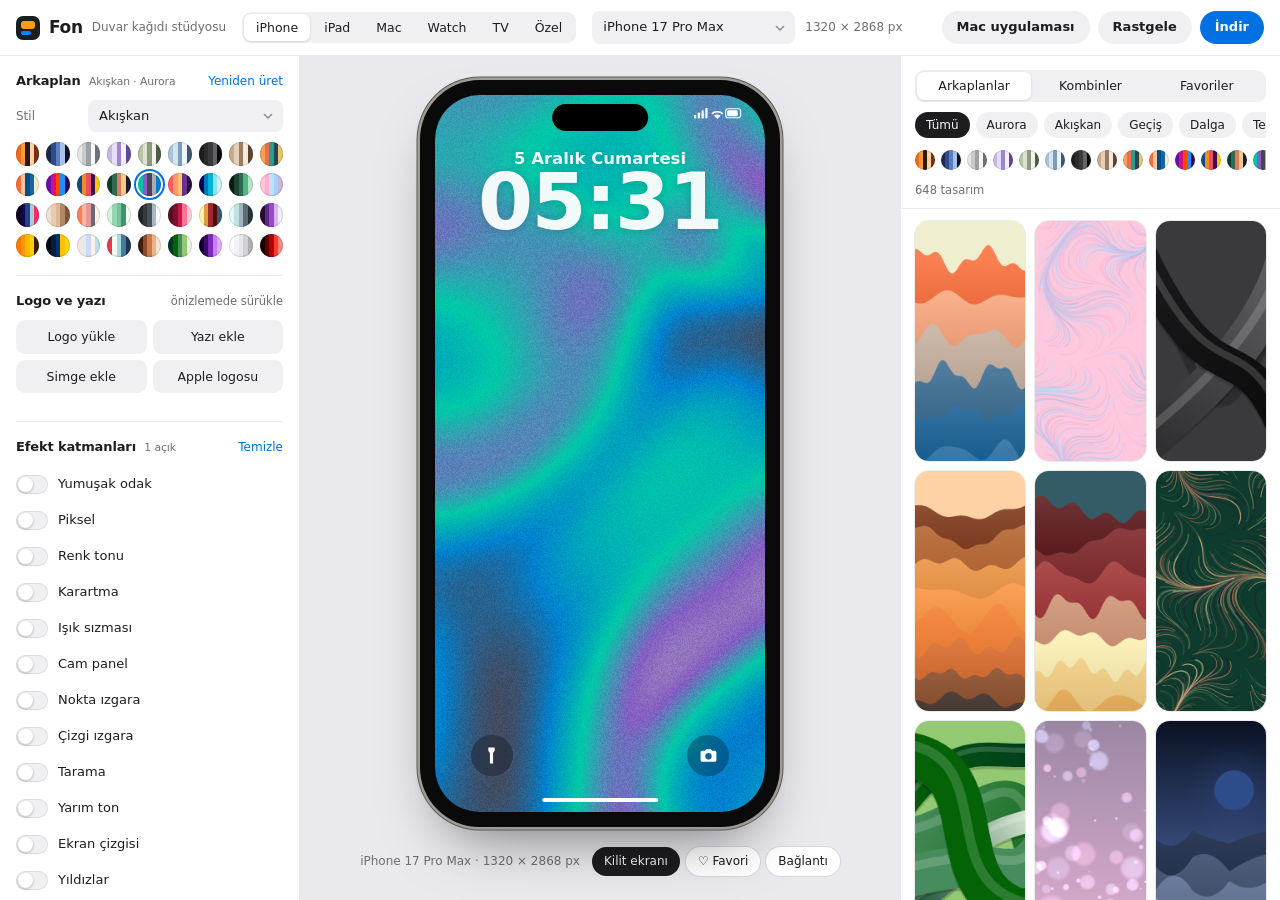
<file: index.html>
<!doctype html>
<html lang="tr">
<head>
<meta charset="utf-8">
<meta name="viewport" content="width=device-width, initial-scale=1">
<title>Fon · Apple duvar kağıdı stüdyosu</title>
<meta name="description" content="iPhone, iPad, Mac ve Apple Watch için yüzlerce arkaplan, birleştirilebilir efektler ve kendi logon. Cihazını seç, tam çözünürlükte indir.">
<link rel="stylesheet" href="styles.css">
</head>
<body>
<header class="top">
  <div class="brand"><span class="mark" aria-hidden="true"></span><b>Fon</b><span class="sub">Duvar kağıdı stüdyosu</span></div>
  <nav class="seg" id="catSeg" aria-label="Cihaz ailesi"></nav>
  <div class="model">
    <select id="modelSel" class="sel" aria-label="Model"></select>
    <span id="resLbl" class="res"></span>
  </div>
  <div class="actions">
    <a id="btnMacApp" class="btn ghost" href="indir/Fon-mac.zip" download title="macOS 13 ve sonrası · Apple Silicon ve Intel">Mac uygulaması</a>
    <button id="btnRandom" class="btn ghost" title="Rastgele tasarım (R)">Rastgele</button>
    <button id="btnDownload" class="btn primary">İndir</button>
  </div>
</header>

<main class="app">
  <aside class="panel left">
    <section class="sec" id="bgSec"></section>
    <section class="sec" id="elSec"></section>
    <section class="sec" id="fxSec"></section>
    <section class="sec" id="outSec"></section>
  </aside>

  <section class="stage" id="stage">
    <div class="dev" id="dev">
      <div class="bezel" id="bezel">
        <div class="screen" id="screen">
          <canvas id="preview"></canvas>
          <div class="chrome" id="chrome"></div>
        </div>
      </div>
      <div class="base" aria-hidden="true"></div>
      <div class="stand" aria-hidden="true"></div>
    </div>
    <div class="stagebar">
      <span id="devInfo" class="dev-info"></span>
      <div class="sb-actions">
        <button class="chip-btn" id="btnLock" aria-pressed="true">Kilit ekranı</button>
        <button class="chip-btn" id="btnFav">♡ Favori</button>
        <button class="chip-btn" id="btnLink">Bağlantı</button>
      </div>
    </div>
  </section>

  <aside class="panel right">
    <div class="lib-head">
      <div class="seg lib-tabs" id="libTabs">
        <button data-tab="bg">Arkaplanlar</button>
        <button data-tab="combo">Kombinler</button>
        <button data-tab="fav">Favoriler</button>
      </div>
      <div class="chips" id="genChips"></div>
      <div class="chips pals" id="palChips"></div>
      <div class="lib-count" id="libCount"></div>
    </div>
    <div class="grid" id="grid"></div>
  </aside>
</main>

<input type="file" id="fileIn" accept="image/*" hidden>
<div class="toast" id="toast" role="status" aria-live="polite"></div>

<script src="js/data.js"></script>
<script src="js/gen.js"></script>
<script src="js/app.js"></script>
</body>
</html>
</file>
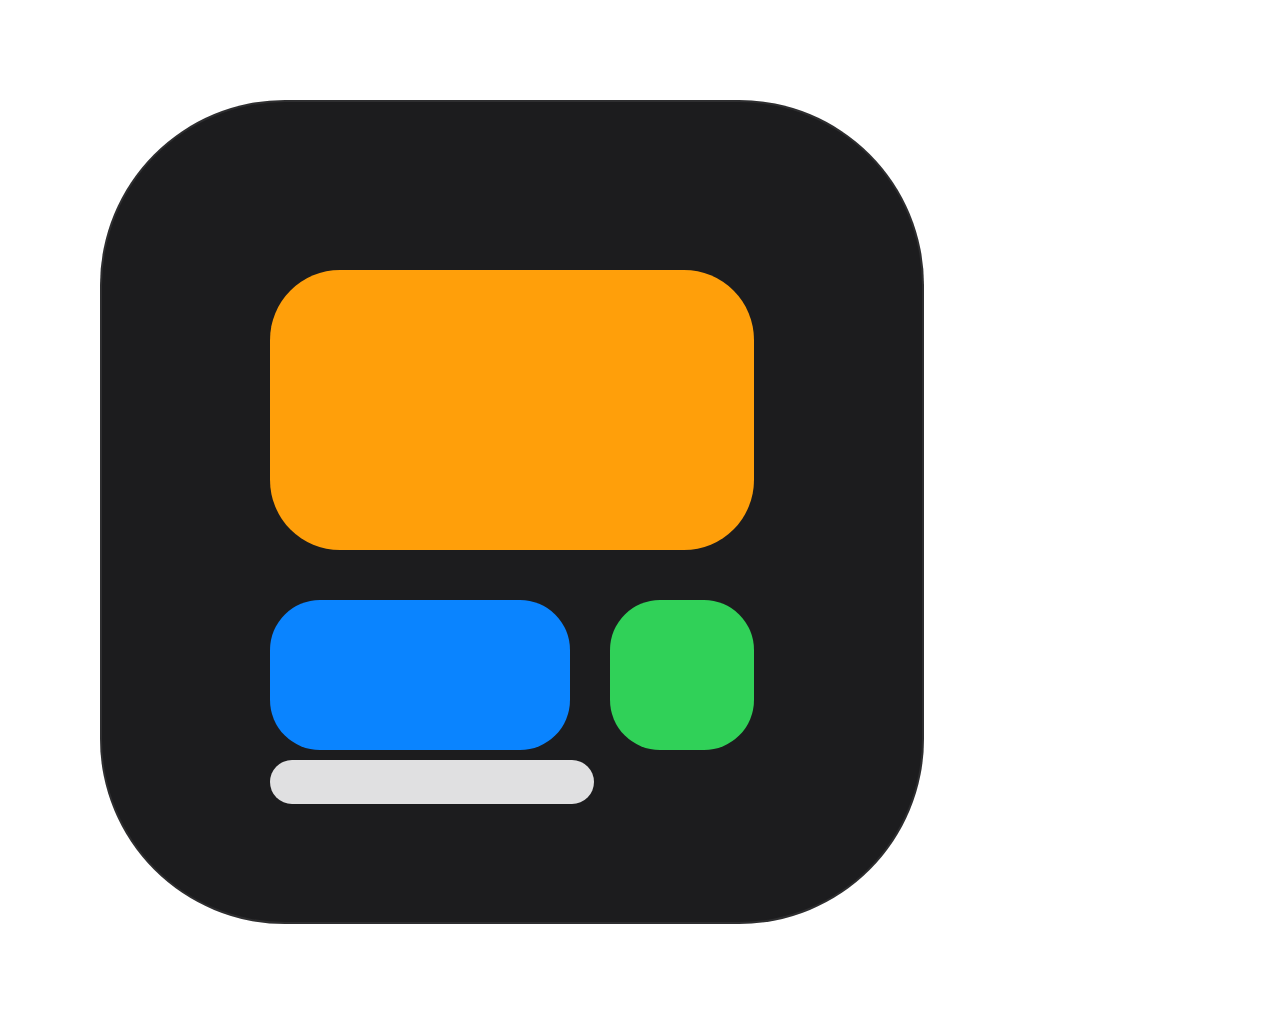
<file: mac/icon/icon.html>
<!doctype html><html><head><meta charset="utf-8"><style>
html,body{margin:0;width:1024px;height:1024px;background:transparent}
.b{position:absolute;left:100px;top:100px;width:824px;height:824px;border-radius:185px;background:#1c1c1e;overflow:hidden;box-shadow:inset 0 0 0 2px rgba(255,255,255,.08)}
.o{position:absolute;left:170px;right:170px;top:170px;height:280px;border-radius:70px;background:#ff9f0a}
.p{position:absolute;left:170px;width:300px;top:500px;height:150px;border-radius:50px;background:#0a84ff}
.g{position:absolute;left:510px;right:170px;top:500px;height:150px;border-radius:50px;background:#30d158}
.w{position:absolute;left:170px;right:330px;bottom:120px;height:44px;border-radius:22px;background:#f5f5f7;opacity:.9}
</style></head><body><div class="b"><div class="o"></div><div class="p"></div><div class="g"></div><div class="w"></div></div></body></html>
</file>
<file: styles.css>
:root {
  --bg: #f5f5f7; --panel: #ffffff; --panel2: #f0f0f3; --seg-on: #ffffff;
  --line: rgba(0,0,0,.08); --text: #1d1d1f; --mute: #6e6e73;
  --accent: #0071e3; --stage: #e9e9ee;
  color-scheme: light;
}
@media (prefers-color-scheme: dark) {
  :root:not([data-theme="light"]) {
    --bg: #000000; --panel: #161618; --panel2: #262628; --seg-on: #48484a;
    --line: rgba(255,255,255,.09); --text: #f5f5f7; --mute: #98989d;
    --accent: #2997ff; --stage: #0b0b0d;
    color-scheme: dark;
  }
}
:root[data-theme="dark"] {
  --bg: #000000; --panel: #161618; --panel2: #262628; --seg-on: #48484a;
  --line: rgba(255,255,255,.09); --text: #f5f5f7; --mute: #98989d;
  --accent: #2997ff; --stage: #0b0b0d; color-scheme: dark;
}

* { box-sizing: border-box; }
[hidden] { display: none !important; }
html, body { margin: 0; height: 100%; }
body {
  background: var(--bg); color: var(--text);
  font: 13px/1.4 -apple-system, BlinkMacSystemFont, "SF Pro Text", "Inter", "Segoe UI", system-ui, sans-serif;
  -webkit-font-smoothing: antialiased; overflow: hidden;
}
button { font: inherit; color: inherit; }

/* ---------- üst bar */
.top {
  height: 56px; display: flex; align-items: center; gap: 16px; padding: 0 16px;
  border-bottom: 1px solid var(--line); background: var(--panel); position: relative; z-index: 5;
}
.brand { display: flex; align-items: center; gap: 9px; min-width: 210px; }
.mark { width: 24px; height: 24px; border-radius: 7px; background: var(--text); position: relative; overflow: hidden; flex: none; }
.mark::before { content: ""; position: absolute; left: 5px; right: 5px; top: 5px; height: 8px; border-radius: 3px; background: #ff9f0a; }
.mark::after { content: ""; position: absolute; left: 5px; right: 9px; bottom: 5px; height: 4px; border-radius: 2px; background: #0a84ff; }
.brand b { font-size: 17px; letter-spacing: -.02em; }
.brand .sub { color: var(--mute); font-size: 12px; }

.seg { display: inline-flex; background: var(--panel2); border-radius: 9px; padding: 2px; gap: 2px; }
.seg button { all: unset; cursor: pointer; padding: 5px 12px; border-radius: 7px; font-weight: 500; font-size: 12.5px; white-space: nowrap; }
.seg button.on { background: var(--seg-on); box-shadow: 0 1px 3px rgba(0,0,0,.12); }
.seg button:focus-visible, .btn:focus-visible, .tile:focus-visible { outline: 2px solid var(--accent); outline-offset: 2px; }

.model { display: flex; align-items: center; gap: 10px; min-width: 0; }
.sel {
  appearance: none; -webkit-appearance: none; border: 0; border-radius: 8px; font: inherit; color: var(--text);
  background: var(--panel2) url("data:image/svg+xml,%3Csvg xmlns='http://www.w3.org/2000/svg' width='10' height='6'%3E%3Cpath d='M1 1l4 4 4-4' fill='none' stroke='%238e8e93' stroke-width='1.5'/%3E%3C/svg%3E") no-repeat right 10px center;
  padding: 7px 30px 7px 11px; max-width: 100%; cursor: pointer;
}
.res { color: var(--mute); font-variant-numeric: tabular-nums; white-space: nowrap; font-size: 12px; }
.actions { margin-left: auto; display: flex; gap: 8px; }
.btn { all: unset; cursor: pointer; padding: 7px 15px; border-radius: 99px; font-weight: 600; font-size: 13px; text-align: center; transition: transform .1s; }
.btn.primary { background: var(--accent); color: #fff; }
.btn.ghost { background: var(--panel2); }
.btn.block { display: block; margin-top: 8px; }
.btn:active { transform: scale(.97); }
.btn[disabled] { opacity: .5; pointer-events: none; }

/* ---------- yerleşim */
.app { display: grid; grid-template-columns: 300px minmax(0, 1fr) 380px; height: calc(100vh - 56px); height: calc(100dvh - 56px); }
.panel { overflow: auto; background: var(--panel); min-height: 0; }
.left { border-right: 1px solid var(--line); padding: 16px 16px 40px; }
.right { border-left: 1px solid var(--line); display: flex; flex-direction: column; }

.sec { padding-bottom: 18px; margin-bottom: 16px; border-bottom: 1px solid var(--line); }
.sec:last-child { border: 0; margin: 0; }
.sec-h { display: flex; align-items: center; justify-content: space-between; margin-bottom: 10px; gap: 8px; }
.sec-h h3 { margin: 0; font-size: 13px; font-weight: 600; letter-spacing: -.01em; }
.sec-h small { color: var(--mute); font-weight: 400; margin-left: 4px; }
.mini { all: unset; cursor: pointer; font-size: 12px; color: var(--accent); font-weight: 500; }
.hint { color: var(--mute); font-size: 11.5px; margin: 6px 0 0; }

.ctl { display: grid; grid-template-columns: 62px 1fr; align-items: center; gap: 10px; margin: 7px 0; }
.ctl > label { color: var(--mute); font-size: 12px; }
.ctl .sel { width: 100%; }
input[type=range] { -webkit-appearance: none; appearance: none; width: 100%; height: 4px; background: var(--panel2); border-radius: 99px; margin: 8px 0; }
input[type=range]::-webkit-slider-thumb { -webkit-appearance: none; width: 16px; height: 16px; border-radius: 50%; background: #fff; box-shadow: 0 0 0 .5px rgba(0,0,0,.15), 0 2px 5px rgba(0,0,0,.2); cursor: pointer; }
input[type=range]::-moz-range-thumb { width: 16px; height: 16px; border: 0; border-radius: 50%; background: #fff; box-shadow: 0 0 0 .5px rgba(0,0,0,.15), 0 2px 5px rgba(0,0,0,.2); }
input[type=range]:disabled { opacity: .4; }
.clr { -webkit-appearance: none; appearance: none; width: 22px; height: 22px; border: 0; padding: 0; border-radius: 50%; background: none; cursor: pointer; flex: none; box-shadow: 0 0 0 1px var(--line); }
.clr::-webkit-color-swatch-wrapper { padding: 0; }
.clr::-webkit-color-swatch { border: none; border-radius: 50%; }
.clr::-moz-color-swatch { border: none; border-radius: 50%; }
.txt { width: 100%; border: 0; border-radius: 8px; background: var(--panel2); color: var(--text); font: inherit; padding: 8px 10px; resize: vertical; }
.num { width: 100%; border: 0; border-radius: 8px; background: var(--panel2); color: var(--text); font: inherit; padding: 7px 9px; font-variant-numeric: tabular-nums; }

.pal-grid { display: grid; grid-template-columns: repeat(9, 1fr); gap: 7px; margin-top: 10px; }
.pal { all: unset; cursor: pointer; aspect-ratio: 1; border-radius: 50%; box-shadow: inset 0 0 0 1px rgba(0,0,0,.12); }
.pal.on { outline: 2px solid var(--accent); outline-offset: 2px; }

/* anahtar */
.sw { position: relative; display: inline-block; width: 32px; height: 19px; flex: none; }
.sw input { position: absolute; opacity: 0; inset: 0; margin: 0; cursor: pointer; z-index: 1; }
.sw span { position: absolute; inset: 0; border-radius: 99px; background: var(--panel2); box-shadow: inset 0 0 0 1px var(--line); transition: background .15s; }
.sw span::after { content: ""; position: absolute; top: 2px; left: 2px; width: 15px; height: 15px; border-radius: 50%; background: #fff; box-shadow: 0 1px 3px rgba(0,0,0,.25); transition: transform .15s; }
.sw input:checked + span { background: #34c759; }
.sw input:checked + span::after { transform: translateX(13px); }
.sw input:focus-visible + span { outline: 2px solid var(--accent); outline-offset: 2px; }
.row { display: flex; align-items: center; gap: 10px; margin: 8px 0; }
.row .grow { flex: 1; }

.fx { padding: 4px 0; }
.fx-top { display: flex; align-items: center; gap: 10px; min-height: 28px; }
.fx-top .nm { flex: 1; }
.fx-body { display: flex; align-items: center; gap: 10px; padding-left: 42px; }
.fx:not(.on) .fx-body { display: none; }

.add-row { display: grid; grid-template-columns: 1fr 1fr; gap: 6px; }
.add-row button { all: unset; cursor: pointer; background: var(--panel2); border-radius: 9px; padding: 8px 10px; font-size: 12.5px; font-weight: 500; text-align: center; }
.add-row button:hover { background: color-mix(in srgb, var(--panel2) 80%, var(--text) 8%); }
.glyph-pop { display: grid; grid-template-columns: repeat(6, 1fr); gap: 6px; margin-top: 8px; }
.glyph-pop[hidden] { display: none; }
.glyph-pop button { all: unset; cursor: pointer; aspect-ratio: 1; border-radius: 8px; background: var(--panel2); display: grid; place-items: center; }
.glyph-pop button.on { box-shadow: inset 0 0 0 2px var(--accent); }
.glyph-pop svg { width: 55%; height: 55%; fill: var(--text); }

.el-list { list-style: none; margin: 10px 0 0; padding: 0; display: flex; flex-direction: column; gap: 4px; }
.el-list li { display: flex; align-items: center; gap: 8px; padding: 6px 6px 6px 8px; border-radius: 9px; cursor: pointer; }
.el-list li.on { background: color-mix(in srgb, var(--accent) 14%, transparent); }
.el-list .ic { width: 26px; height: 26px; border-radius: 6px; background: var(--panel2); display: grid; place-items: center; overflow: hidden; flex: none; font-size: 13px; }
.el-list .ic img { width: 100%; height: 100%; object-fit: contain; }
.el-list .ic svg { width: 60%; height: 60%; fill: currentColor; }
.el-list .nm { flex: 1; min-width: 0; white-space: nowrap; overflow: hidden; text-overflow: ellipsis; }
.el-list li button { all: unset; cursor: pointer; width: 22px; height: 22px; border-radius: 6px; display: grid; place-items: center; color: var(--mute); font-size: 12px; }
.el-list li button:hover { background: var(--panel2); color: var(--text); }
.el-edit { margin-top: 10px; padding: 10px 12px; border-radius: 12px; background: var(--panel2); }
.el-edit:empty { display: none; }
.el-edit input[type=range] { background: var(--panel); }
.el-edit .txt, .el-edit .sel, .el-edit .num { background: var(--panel); }
.el-edit .seg { background: var(--panel); }
.el-edit .seg button.on { background: var(--panel2); }
.pos-grid { display: grid; grid-template-columns: repeat(3, 26px); gap: 4px; }
.pos-grid button { all: unset; cursor: pointer; width: 26px; height: 18px; border-radius: 5px; background: var(--panel); display: grid; place-items: center; }
.pos-grid button::after { content: ""; width: 5px; height: 5px; border-radius: 50%; background: var(--mute); }
.pos-grid button:hover::after { background: var(--accent); }

/* ---------- sahne */
.stage { position: relative; display: flex; flex-direction: column; align-items: center; justify-content: center; gap: 20px; background: var(--stage); overflow: hidden; min-height: 0; padding: 24px; }
.dev { position: relative; display: flex; flex-direction: column; align-items: center; }
.bezel { background: #0a0a0b; position: relative; z-index: 1; box-shadow: 0 30px 60px -25px rgba(0,0,0,.5), 0 0 0 1px rgba(255,255,255,.05); }
.dev[data-kind=phone] .bezel { box-shadow: 0 0 0 2.5px #9f9b95, 0 0 0 3.5px #5f5c58, 0 30px 60px -25px rgba(0,0,0,.55); }
.dev[data-kind=tablet] .bezel { box-shadow: 0 0 0 2px #8e8e93, 0 30px 60px -25px rgba(0,0,0,.5); }
.dev[data-kind=watch] .bezel { box-shadow: 0 0 0 3px #3a3a3c, 0 0 0 5px #9f9b95, 0 24px 40px -20px rgba(0,0,0,.55); }
.dev[data-kind=custom] .bezel { box-shadow: 0 18px 40px -20px rgba(0,0,0,.4); }
.screen { position: relative; overflow: hidden; container-type: size; background: #000; }
.screen canvas { position: absolute; inset: 0; width: 100%; height: 100%; display: block; touch-action: none; cursor: grab; }
.screen canvas.dragging { cursor: grabbing; }
.chrome { position: absolute; inset: 0; pointer-events: none; color: #fff; text-shadow: 0 1px 8px rgba(0,0,0,.18); }
.base, .stand { display: none; }
.dev[data-kind=laptop] .base { display: block; background: #c6c7cb; border-radius: 0 0 14% 14% / 0 0 100% 100%; position: relative; box-shadow: inset 0 2px 0 rgba(255,255,255,.5), 0 18px 30px -18px rgba(0,0,0,.5); }
.dev[data-kind=laptop] .base::before { content: ""; position: absolute; left: 50%; top: 0; transform: translateX(-50%); width: 14%; height: 45%; border-radius: 0 0 10px 10px; background: #a7a8ac; }
.dev[data-kind=desktop] .stand, .dev[data-kind=tv] .stand { display: block; background: #b9babe; clip-path: polygon(22% 0, 78% 0, 100% 100%, 0 100%); }
.dev[data-kind=desktop] .bezel { background: #0a0a0b; }

/* kilit ekranı katmanı (yalnız önizleme) */
.c-island { position: absolute; top: 2.6cqw; left: 50%; transform: translateX(-50%); width: 29cqw; height: 8.4cqw; border-radius: 99px; background: #000; }
.c-notch { position: absolute; top: 0; left: 50%; transform: translateX(-50%); width: 41cqw; height: 7.4cqw; border-radius: 0 0 5cqw 5cqw; background: #000; }
.c-status { position: absolute; top: 4cqw; right: 7cqw; display: flex; gap: 1.6cqw; align-items: center; }
.c-status svg { height: 3.2cqw; fill: #fff; }
.c-date { position: absolute; left: 0; right: 0; text-align: center; top: 7.3cqh; font-size: 5cqw; font-weight: 600; opacity: .92; }
.c-time { position: absolute; left: 0; right: 0; text-align: center; top: 9cqh; font-size: 24cqw; font-weight: 700; line-height: 1.05; letter-spacing: -.02em; font-family: ui-rounded, -apple-system, system-ui, sans-serif; opacity: .94; }
.dev[data-home] .c-date { top: 13cqh; }
.dev[data-home] .c-time { top: 15cqh; }
.c-qa { position: absolute; bottom: 5cqh; width: 12.5cqw; height: 12.5cqw; border-radius: 50%; background: rgba(0,0,0,.28); display: grid; place-items: center; -webkit-backdrop-filter: blur(10px); backdrop-filter: blur(10px); }
.c-qa svg { width: 46%; height: 46%; fill: #fff; }
.c-qa.l { left: 11cqw; } .c-qa.r { right: 11cqw; }
.c-home { position: absolute; bottom: 1.4cqh; left: 50%; transform: translateX(-50%); width: 35cqw; height: 1.3cqw; border-radius: 99px; background: #fff; }
.c-tdate { position: absolute; left: 0; right: 0; text-align: center; top: 6cqh; font-size: 3.6cqw; font-weight: 600; }
.c-ttime { position: absolute; left: 0; right: 0; text-align: center; top: 8cqh; font-size: 17cqw; font-weight: 700; line-height: 1.05; font-family: ui-rounded, -apple-system, system-ui, sans-serif; }
.c-menu { position: absolute; top: 0; left: 0; right: 0; height: 3.2cqh; display: flex; align-items: center; gap: 1.4cqw; padding: 0 1.3cqw; font-size: .9cqw; font-weight: 500; background: rgba(255,255,255,.16); -webkit-backdrop-filter: blur(20px); backdrop-filter: blur(20px); text-shadow: none; }
.c-menu b { font-weight: 700; }
.c-menu .r { margin-left: auto; }
.c-mnotch { position: absolute; top: 0; left: 50%; transform: translateX(-50%); width: 12cqw; height: 3.2cqh; background: #000; border-radius: 0 0 .7cqw .7cqw; }
.c-dock { position: absolute; bottom: .8cqh; left: 50%; transform: translateX(-50%); display: flex; gap: .45cqw; padding: .45cqw; border-radius: 1.5cqw; background: rgba(255,255,255,.2); -webkit-backdrop-filter: blur(20px); backdrop-filter: blur(20px); box-shadow: inset 0 0 0 1px rgba(255,255,255,.25); }
.c-dock i { width: 3.4cqw; height: 3.4cqw; border-radius: 23%; display: block; }
.c-wtime { position: absolute; top: 5cqh; right: 9cqw; font-size: 15cqw; font-weight: 600; font-family: ui-rounded, -apple-system, system-ui, sans-serif; }

.stagebar { display: flex; align-items: center; gap: 12px; flex-wrap: wrap; justify-content: center; }
.dev-info { color: var(--mute); font-size: 12px; font-variant-numeric: tabular-nums; }
.sb-actions { display: flex; gap: 6px; }
.chip-btn { all: unset; cursor: pointer; padding: 6px 12px; border-radius: 99px; background: var(--panel); font-size: 12px; font-weight: 500; box-shadow: 0 0 0 1px var(--line); }
.chip-btn[aria-pressed=true] { background: var(--text); color: var(--bg); box-shadow: none; }

/* ---------- kütüphane */
.lib-head { padding: 14px 14px 10px; border-bottom: 1px solid var(--line); display: flex; flex-direction: column; gap: 10px; }
.lib-tabs { width: 100%; }
.lib-tabs button { flex: 1; text-align: center; }
.chips { display: flex; gap: 6px; overflow-x: auto; scrollbar-width: none; padding-bottom: 2px; }
.chips::-webkit-scrollbar { display: none; }
.chip { all: unset; cursor: pointer; padding: 5px 11px; border-radius: 99px; background: var(--panel2); font-size: 12px; white-space: nowrap; flex: none; }
.chip.on { background: var(--text); color: var(--bg); }
.pals .pal { width: 20px; height: 20px; flex: none; }
.lib-count { color: var(--mute); font-size: 11.5px; }
.grid { flex: 1; overflow: auto; padding: 12px 14px 30px; display: grid; grid-template-columns: repeat(auto-fill, minmax(var(--tmin, 92px), 1fr)); gap: 10px; align-content: start; grid-auto-rows: max-content; }
.tile { all: unset; cursor: pointer; position: relative; border-radius: var(--trad, 12px); overflow: hidden; display: block; background: var(--panel2); box-shadow: 0 0 0 1px var(--line); transition: transform .12s; }
.tile:hover { transform: translateY(-2px); }
.tile canvas { width: 100%; height: auto; aspect-ratio: var(--ar, 9/19.5); display: block; }
.tile.on { box-shadow: 0 0 0 2.5px var(--accent); }
.tile .nm { position: absolute; left: 0; right: 0; bottom: 0; padding: 14px 7px 6px; font-size: 10.5px; line-height: 1.25; color: #fff; background: rgba(0,0,0,.45); opacity: 0; transition: opacity .15s; }
.tile:hover .nm, .tile:focus-visible .nm { opacity: 1; }
.tile .x { position: absolute; top: 5px; right: 5px; width: 20px; height: 20px; border-radius: 50%; background: rgba(0,0,0,.55); color: #fff; font-size: 10px; display: grid; place-items: center; opacity: 0; }
.tile:hover .x { opacity: 1; }
.empty { grid-column: 1 / -1; color: var(--mute); text-align: center; padding: 40px 10px; }

.toast { position: fixed; left: 50%; bottom: 24px; transform: translate(-50%, 20px); background: var(--text); color: var(--bg); padding: 10px 16px; border-radius: 99px; font-weight: 500; opacity: 0; pointer-events: none; transition: opacity .2s, transform .2s; z-index: 20; max-width: calc(100vw - 32px); text-align: center; }
.toast.show { opacity: 1; transform: translate(-50%, 0); }

/* ---------- duyarlı */
@media (max-width: 1240px) {
  .app { grid-template-columns: 280px minmax(0, 1fr) 320px; }
  .brand .sub { display: none; }
  .brand { min-width: 0; }
}
@media (max-width: 960px) {
  body { overflow: auto; }
  .top { flex-wrap: wrap; height: auto; padding: 10px 16px; gap: 10px; }
  .top .seg { order: 3; width: 100%; overflow-x: auto; }
  .top .seg button { flex: 1; text-align: center; }
  .model { order: 4; width: 100%; }
  .model .sel { flex: 1; }
  .app { display: flex; flex-direction: column; height: auto; }
  .stage { order: 1; height: 74vh; height: 74dvh; padding: 16px; }
  .right { order: 2; border: 0; border-top: 1px solid var(--line); }
  .grid { max-height: 72vh; max-height: 72dvh; }
  .left { order: 3; border: 0; border-top: 1px solid var(--line); overflow: visible; }
  .panel { overflow: visible; }
}

@media (max-width: 960px) { #btnMacApp { display: none; } }
</file>
